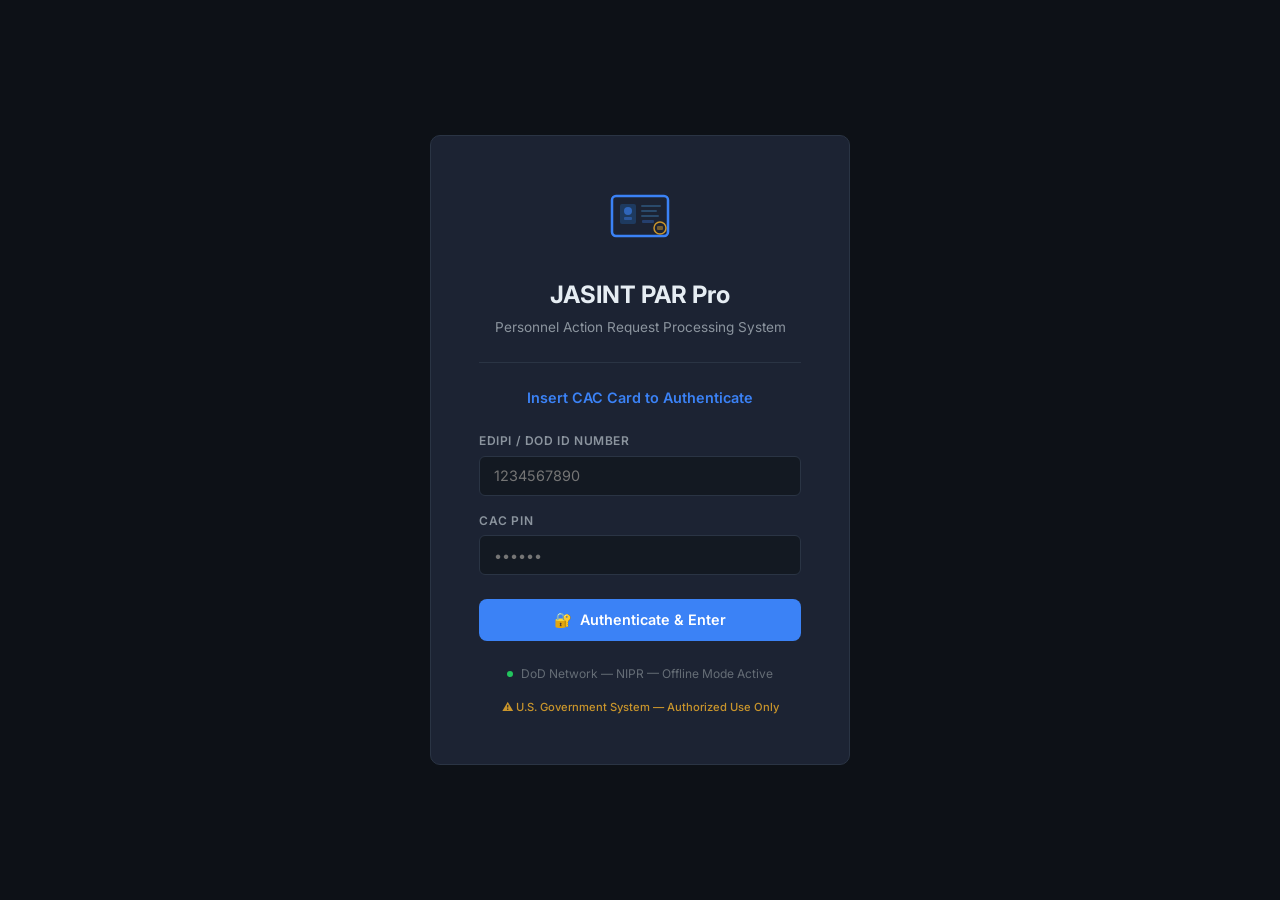
<file: personnel-app/index.html>
<!DOCTYPE html>
<html lang="en">
<head>
    <meta charset="UTF-8">
    <meta name="viewport" content="width=device-width, initial-scale=1.0">
    <title>JASINT PAR Pro — Personnel Action Request Processing System</title>
    <link rel="stylesheet" href="styles.css">
    <link href="https://fonts.googleapis.com/css2?family=Inter:wght@300;400;500;600;700;800&display=swap" rel="stylesheet">
</head>
<body>

    <!-- ═══════════════ CAC LOGIN SCREEN ═══════════════ -->
    <div id="cac-login" class="cac-overlay">
        <div class="cac-card">
            <div class="cac-icon">
                <svg width="64" height="64" viewBox="0 0 64 64" fill="none">
                    <rect x="4" y="12" width="56" height="40" rx="4" stroke="#3b82f6" stroke-width="2.5" fill="none"/>
                    <rect x="12" y="20" width="16" height="20" rx="2" fill="#1e3a5f"/>
                    <circle cx="20" cy="27" r="4" fill="#3b82f6" opacity="0.6"/>
                    <rect x="16" y="33" width="8" height="3" rx="1" fill="#3b82f6" opacity="0.4"/>
                    <line x1="34" y1="22" x2="52" y2="22" stroke="#2a4a6b" stroke-width="2" stroke-linecap="round"/>
                    <line x1="34" y1="27" x2="48" y2="27" stroke="#2a4a6b" stroke-width="2" stroke-linecap="round"/>
                    <line x1="34" y1="32" x2="50" y2="32" stroke="#2a4a6b" stroke-width="2" stroke-linecap="round"/>
                    <rect x="34" y="36" width="12" height="3" rx="1" fill="#3b82f6" opacity="0.3"/>
                    <circle cx="52" cy="44" r="6" fill="none" stroke="#c9952c" stroke-width="1.5"/>
                    <rect x="49" y="42" width="6" height="4" rx="1" fill="#c9952c" opacity="0.5"/>
                </svg>
            </div>
            <h1>JASINT PAR Pro</h1>
            <p class="cac-subtitle">Personnel Action Request Processing System</p>
            <div class="cac-divider"></div>
            <p class="cac-instruction">Insert CAC Card to Authenticate</p>
            <div class="cac-fields">
                <div class="cac-field">
                    <label>EDIPI / DoD ID Number</label>
                    <input type="text" id="cac-edipi" placeholder="1234567890" maxlength="10">
                </div>
                <div class="cac-field">
                    <label>CAC PIN</label>
                    <input type="password" id="cac-pin" placeholder="••••••" maxlength="8">
                </div>
            </div>
            <button id="cac-submit" class="cac-btn" onclick="authenticate()">
                <span class="cac-btn-icon">🔐</span> Authenticate & Enter
            </button>
            <div class="cac-footer">
                <span class="cac-dot"></span>
                DoD Network — NIPR — Offline Mode Active
            </div>
            <p class="cac-warning">⚠ U.S. Government System — Authorized Use Only</p>
        </div>
    </div>

    <!-- ═══════════════ MAIN APPLICATION ═══════════════ -->
    <div id="app" class="app hidden">

        <!-- Top Bar -->
        <header class="topbar">
            <div class="topbar-left">
                <div class="topbar-logo">
                    <div class="logo-mark">PAR</div>
                    <div>
                        <div class="topbar-title">JASINT PAR Pro</div>
                        <div class="topbar-sub">Personnel Action Processing System</div>
                    </div>
                </div>
            </div>
            <div class="topbar-center">
                <div class="ai-status">
                    <span class="ai-dot"></span>
                    Local LLM Active — Offline Mode
                </div>
            </div>
            <div class="topbar-right">
                <div class="user-info">
                    <span class="user-name" id="user-display">HR Specialist</span>
                    <span class="user-role">GS-07 / Processing Team</span>
                </div>
                <button class="topbar-btn" onclick="showSection('settings')" title="Settings">⚙</button>
                <button class="topbar-btn logout-btn" onclick="logout()" title="Logout">⏻</button>
            </div>
        </header>

        <!-- Sidebar -->
        <nav class="sidebar">
            <ul class="nav-list">
                <li class="nav-item active" data-section="dashboard" onclick="showSection('dashboard')">
                    <span class="nav-icon">📊</span>
                    <span class="nav-label">Dashboard</span>
                </li>
                <li class="nav-item" data-section="new-action" onclick="showSection('new-action')">
                    <span class="nav-icon">📝</span>
                    <span class="nav-label">New PA Request</span>
                </li>
                <li class="nav-item" data-section="queue" onclick="showSection('queue')">
                    <span class="nav-icon">📋</span>
                    <span class="nav-label">Processing Queue</span>
                    <span class="nav-badge" id="queue-count">12</span>
                </li>
                <li class="nav-item" data-section="batch" onclick="showSection('batch')">
                    <span class="nav-icon">⚡</span>
                    <span class="nav-label">Batch Processing</span>
                </li>
                <li class="nav-item" data-section="noa-lookup" onclick="showSection('noa-lookup')">
                    <span class="nav-icon">🔍</span>
                    <span class="nav-label">NOA Code Lookup</span>
                </li>
                <li class="nav-item" data-section="wgi-tracker" onclick="showSection('wgi-tracker')">
                    <span class="nav-icon">📅</span>
                    <span class="nav-label">WGI Tracker</span>
                </li>
                <li class="nav-item" data-section="compliance" onclick="showSection('compliance')">
                    <span class="nav-icon">✅</span>
                    <span class="nav-label">Compliance Check</span>
                </li>
                <li class="nav-item" data-section="ai-assist" onclick="showSection('ai-assist')">
                    <span class="nav-icon">🤖</span>
                    <span class="nav-label">AI Assistant</span>
                    <span class="nav-tag">LLM</span>
                </li>
                <li class="nav-item" data-section="reports" onclick="showSection('reports')">
                    <span class="nav-icon">📈</span>
                    <span class="nav-label">Reports</span>
                </li>
            </ul>
            <div class="sidebar-footer">
                <div class="offline-badge">
                    <span class="offline-dot"></span>
                    Air-Gapped Secure
                </div>
                <div class="version">v1.0.0 — JASINT</div>
            </div>
        </nav>

        <!-- ═══════════════ CONTENT AREA ═══════════════ -->
        <main class="content">

            <!-- ── DASHBOARD ── -->
            <section id="sec-dashboard" class="section active">
                <div class="section-header">
                    <div>
                        <h1>Dashboard</h1>
                        <p class="section-desc">Personnel Actions Processing Overview</p>
                    </div>
                    <div class="header-actions">
                        <span class="date-display" id="current-date"></span>
                    </div>
                </div>

                <div class="stats-grid">
                    <div class="stat-card">
                        <div class="stat-icon blue">📥</div>
                        <div class="stat-info">
                            <div class="stat-number" id="stat-pending">12</div>
                            <div class="stat-label">Pending Actions</div>
                        </div>
                    </div>
                    <div class="stat-card">
                        <div class="stat-icon green">✅</div>
                        <div class="stat-info">
                            <div class="stat-number" id="stat-completed">47</div>
                            <div class="stat-label">Completed This Week</div>
                        </div>
                    </div>
                    <div class="stat-card">
                        <div class="stat-icon gold">⏱</div>
                        <div class="stat-info">
                            <div class="stat-number" id="stat-avg-time">2.3<span class="stat-unit">min</span></div>
                            <div class="stat-label">Avg Processing Time</div>
                        </div>
                    </div>
                    <div class="stat-card">
                        <div class="stat-icon red">⚠</div>
                        <div class="stat-info">
                            <div class="stat-number" id="stat-flagged">3</div>
                            <div class="stat-label">Flagged for Review</div>
                        </div>
                    </div>
                    <div class="stat-card">
                        <div class="stat-icon purple">📅</div>
                        <div class="stat-info">
                            <div class="stat-number" id="stat-wgi">8</div>
                            <div class="stat-label">WGI Due (30 days)</div>
                        </div>
                    </div>
                    <div class="stat-card">
                        <div class="stat-icon teal">🤖</div>
                        <div class="stat-info">
                            <div class="stat-number" id="stat-auto">34</div>
                            <div class="stat-label">Auto-Processed (AI)</div>
                        </div>
                    </div>
                </div>

                <!-- Recent Actions Table -->
                <div class="card">
                    <div class="card-header">
                        <h2>Recent Personnel Actions</h2>
                        <div class="card-actions">
                            <select class="filter-select" id="dash-filter" onchange="filterDashboard()">
                                <option value="all">All Actions</option>
                                <option value="pending">Pending</option>
                                <option value="processing">Processing</option>
                                <option value="completed">Completed</option>
                                <option value="flagged">Flagged</option>
                            </select>
                        </div>
                    </div>
                    <div class="table-wrap">
                        <table class="data-table" id="recent-actions-table">
                            <thead>
                                <tr>
                                    <th>PA #</th>
                                    <th>Employee</th>
                                    <th>Action Type</th>
                                    <th>NOA Code</th>
                                    <th>Eff. Date</th>
                                    <th>Status</th>
                                    <th>AI Confidence</th>
                                    <th>Actions</th>
                                </tr>
                            </thead>
                            <tbody id="recent-actions-body">
                                <!-- Populated by JS -->
                            </tbody>
                        </table>
                    </div>
                </div>

                <!-- Upcoming WGIs Widget -->
                <div class="card">
                    <div class="card-header">
                        <h2>Upcoming Within-Grade Increases</h2>
                        <button class="btn-sm" onclick="showSection('wgi-tracker')">View All →</button>
                    </div>
                    <div class="wgi-timeline" id="wgi-timeline">
                        <!-- Populated by JS -->
                    </div>
                </div>
            </section>

            <!-- ── NEW PERSONNEL ACTION ── -->
            <section id="sec-new-action" class="section">
                <div class="section-header">
                    <div>
                        <h1>New Personnel Action Request</h1>
                        <p class="section-desc">SF-52 — Request for Personnel Action</p>
                    </div>
                </div>

                <div class="form-layout">
                    <div class="form-main">
                        <div class="card">
                            <div class="card-header">
                                <h2>Part A — Requesting Office</h2>
                                <button class="btn-ai" onclick="aiAutoFill()">
                                    🤖 AI Auto-Fill
                                </button>
                            </div>

                            <div class="form-grid">
                                <div class="form-group">
                                    <label>1. Action Requested</label>
                                    <select id="action-type" onchange="onActionTypeChange()">
                                        <option value="">— Select Action —</option>
                                        <option value="appointment">Appointment</option>
                                        <option value="promotion">Promotion</option>
                                        <option value="reassignment">Reassignment</option>
                                        <option value="realignment">Realignment</option>
                                        <option value="detail">Detail</option>
                                        <option value="wgi">Within-Grade Increase</option>
                                        <option value="award">Award</option>
                                        <option value="separation">Separation</option>
                                        <option value="retirement">Retirement</option>
                                        <option value="name-change">Name Change</option>
                                        <option value="position-change">Position Change</option>
                                        <option value="pay-adjustment">Pay Adjustment</option>
                                        <option value="transfer">Transfer</option>
                                        <option value="conversion">Conversion</option>
                                        <option value="extension">Extension</option>
                                        <option value="correction">Correction (Cancellation)</option>
                                    </select>
                                </div>
                                <div class="form-group">
                                    <label>2. NOA Code</label>
                                    <div class="input-with-btn">
                                        <input type="text" id="noa-code" placeholder="e.g. 702" readonly>
                                        <button class="btn-inline" onclick="openNoaLookup()" title="Lookup NOA">🔍</button>
                                    </div>
                                    <span class="form-hint" id="noa-desc"></span>
                                </div>
                                <div class="form-group">
                                    <label>3. Effective Date</label>
                                    <input type="date" id="eff-date">
                                </div>
                                <div class="form-group">
                                    <label>4. Employee Name</label>
                                    <input type="text" id="emp-name" placeholder="Last, First MI">
                                </div>
                                <div class="form-group">
                                    <label>5. SSN (Last 4)</label>
                                    <input type="text" id="emp-ssn" placeholder="••••" maxlength="4">
                                </div>
                                <div class="form-group">
                                    <label>6. Date of Birth</label>
                                    <input type="date" id="emp-dob">
                                </div>
                            </div>
                        </div>

                        <div class="card">
                            <div class="card-header">
                                <h2>Part B — Position Information</h2>
                            </div>
                            <div class="form-grid">
                                <div class="form-group">
                                    <label>7. FROM: Position Title</label>
                                    <input type="text" id="from-title" placeholder="Current Position Title">
                                </div>
                                <div class="form-group">
                                    <label>8. FROM: Pay Plan/Series/Grade</label>
                                    <input type="text" id="from-ppsg" placeholder="GS-0201-07">
                                </div>
                                <div class="form-group">
                                    <label>9. FROM: Step</label>
                                    <select id="from-step">
                                        <option value="">—</option>
                                        <option>1</option><option>2</option><option>3</option><option>4</option><option>5</option>
                                        <option>6</option><option>7</option><option>8</option><option>9</option><option>10</option>
                                    </select>
                                </div>
                                <div class="form-group">
                                    <label>10. FROM: Salary</label>
                                    <input type="text" id="from-salary" placeholder="$0.00">
                                </div>
                                <div class="form-group">
                                    <label>11. TO: Position Title</label>
                                    <input type="text" id="to-title" placeholder="New Position Title">
                                </div>
                                <div class="form-group">
                                    <label>12. TO: Pay Plan/Series/Grade</label>
                                    <input type="text" id="to-ppsg" placeholder="GS-0201-09">
                                </div>
                                <div class="form-group">
                                    <label>13. TO: Step</label>
                                    <select id="to-step">
                                        <option value="">—</option>
                                        <option>1</option><option>2</option><option>3</option><option>4</option><option>5</option>
                                        <option>6</option><option>7</option><option>8</option><option>9</option><option>10</option>
                                    </select>
                                </div>
                                <div class="form-group">
                                    <label>14. TO: Salary</label>
                                    <input type="text" id="to-salary" placeholder="$0.00" readonly>
                                </div>
                                <div class="form-group full-width">
                                    <label>15. Organization</label>
                                    <input type="text" id="org-name" placeholder="WHS / PFPA / OSD / etc.">
                                </div>
                                <div class="form-group full-width">
                                    <label>16. Duty Station</label>
                                    <input type="text" id="duty-station" placeholder="Mark Center, Alexandria, VA">
                                </div>
                            </div>
                        </div>

                        <div class="card">
                            <div class="card-header">
                                <h2>Part C — Remarks & Legal Authority</h2>
                            </div>
                            <div class="form-grid">
                                <div class="form-group full-width">
                                    <label>17. Legal Authority</label>
                                    <div class="input-with-btn">
                                        <input type="text" id="legal-auth" placeholder="Auto-populated based on action type" readonly>
                                        <button class="btn-inline" onclick="suggestLegalAuth()">🤖 Suggest</button>
                                    </div>
                                </div>
                                <div class="form-group full-width">
                                    <label>18. Remarks</label>
                                    <textarea id="remarks" rows="4" placeholder="AI will auto-generate remarks based on action type..."></textarea>
                                    <button class="btn-ai btn-sm" onclick="aiGenerateRemarks()" style="margin-top: 0.5rem">🤖 Generate Remarks</button>
                                </div>
                            </div>
                        </div>
                    </div>

                    <!-- Sidebar Panel -->
                    <div class="form-sidebar">
                        <div class="card ai-panel">
                            <h3>🤖 AI Validation</h3>
                            <div id="ai-validation-results">
                                <div class="ai-empty">Fill in the form and the AI will validate in real-time</div>
                            </div>
                        </div>

                        <div class="card">
                            <h3>Quick Actions</h3>
                            <div class="quick-actions">
                                <button class="btn-action" onclick="validateAction()">✅ Validate Action</button>
                                <button class="btn-action" onclick="calculatePay()">💰 Calculate Pay</button>
                                <button class="btn-action" onclick="checkCompliance()">📋 Compliance Check</button>
                                <button class="btn-action" onclick="generateSF50()">📄 Generate SF-50</button>
                                <button class="btn-action gold" onclick="submitAction()">🚀 Submit Action</button>
                            </div>
                        </div>

                        <div class="card">
                            <h3>Checklist</h3>
                            <div class="checklist" id="action-checklist">
                                <div class="check-item pending" data-check="action-type">
                                    <span class="check-icon">○</span> Action type selected
                                </div>
                                <div class="check-item pending" data-check="noa-code">
                                    <span class="check-icon">○</span> NOA code assigned
                                </div>
                                <div class="check-item pending" data-check="employee-info">
                                    <span class="check-icon">○</span> Employee info complete
                                </div>
                                <div class="check-item pending" data-check="position-from">
                                    <span class="check-icon">○</span> FROM position entered
                                </div>
                                <div class="check-item pending" data-check="position-to">
                                    <span class="check-icon">○</span> TO position entered
                                </div>
                                <div class="check-item pending" data-check="legal-auth">
                                    <span class="check-icon">○</span> Legal authority set
                                </div>
                                <div class="check-item pending" data-check="compliance">
                                    <span class="check-icon">○</span> Compliance verified
                                </div>
                            </div>
                        </div>
                    </div>
                </div>
            </section>

            <!-- ── PROCESSING QUEUE ── -->
            <section id="sec-queue" class="section">
                <div class="section-header">
                    <div>
                        <h1>Processing Queue</h1>
                        <p class="section-desc">Actions awaiting processing or approval</p>
                    </div>
                    <div class="header-actions">
                        <button class="btn-primary" onclick="showSection('new-action')">+ New Action</button>
                    </div>
                </div>

                <div class="queue-filters">
                    <button class="filter-btn active" data-filter="all" onclick="filterQueue('all', this)">All (12)</button>
                    <button class="filter-btn" data-filter="pending" onclick="filterQueue('pending', this)">Pending (5)</button>
                    <button class="filter-btn" data-filter="processing" onclick="filterQueue('processing', this)">In Processing (4)</button>
                    <button class="filter-btn" data-filter="review" onclick="filterQueue('review', this)">Needs Review (3)</button>
                </div>

                <div class="card">
                    <div class="table-wrap">
                        <table class="data-table" id="queue-table">
                            <thead>
                                <tr>
                                    <th><input type="checkbox" id="select-all-queue" onchange="toggleAllQueue()"></th>
                                    <th>PA #</th>
                                    <th>Employee</th>
                                    <th>Action</th>
                                    <th>NOA</th>
                                    <th>FROM → TO</th>
                                    <th>Eff. Date</th>
                                    <th>Priority</th>
                                    <th>Status</th>
                                    <th>Actions</th>
                                </tr>
                            </thead>
                            <tbody id="queue-body">
                                <!-- Populated by JS -->
                            </tbody>
                        </table>
                    </div>
                </div>

                <div class="queue-actions-bar" id="bulk-actions" style="display:none;">
                    <span id="selected-count">0 selected</span>
                    <button class="btn-sm" onclick="bulkProcess()">⚡ Batch Process Selected</button>
                    <button class="btn-sm" onclick="bulkApprove()">✅ Approve Selected</button>
                    <button class="btn-sm danger" onclick="bulkReject()">❌ Return Selected</button>
                </div>
            </section>

            <!-- ── BATCH PROCESSING ── -->
            <section id="sec-batch" class="section">
                <div class="section-header">
                    <div>
                        <h1>Batch Processing</h1>
                        <p class="section-desc">Process multiple personnel actions simultaneously with AI assistance</p>
                    </div>
                </div>

                <div class="batch-grid">
                    <div class="card batch-card" onclick="startBatch('wgi')">
                        <div class="batch-icon">📅</div>
                        <h3>WGI Batch</h3>
                        <p>Auto-process all pending Within-Grade Increases due within 30 days</p>
                        <span class="batch-count">8 actions ready</span>
                    </div>
                    <div class="card batch-card" onclick="startBatch('step-increase')">
                        <div class="batch-icon">📈</div>
                        <h3>Step Increases</h3>
                        <p>Calculate and process step increases with pay table validation</p>
                        <span class="batch-count">5 actions ready</span>
                    </div>
                    <div class="card batch-card" onclick="startBatch('mass-transfer')">
                        <div class="batch-icon">🔄</div>
                        <h3>Mass Reassignment</h3>
                        <p>Process org restructure reassignments in bulk</p>
                        <span class="batch-count">0 pending</span>
                    </div>
                    <div class="card batch-card" onclick="startBatch('awards')">
                        <div class="batch-icon">🏆</div>
                        <h3>Awards Processing</h3>
                        <p>Batch time-off awards, performance awards, and special acts</p>
                        <span class="batch-count">3 actions ready</span>
                    </div>
                    <div class="card batch-card" onclick="startBatch('corrections')">
                        <div class="batch-icon">🔧</div>
                        <h3>Corrections</h3>
                        <p>Process SF-50 corrections and cancellations</p>
                        <span class="batch-count">2 actions ready</span>
                    </div>
                    <div class="card batch-card" onclick="startBatch('extensions')">
                        <div class="batch-icon">📎</div>
                        <h3>Detail Extensions</h3>
                        <p>Extend active details and temporary promotions</p>
                        <span class="batch-count">1 action ready</span>
                    </div>
                </div>

                <!-- Batch Progress -->
                <div class="card" id="batch-progress" style="display:none;">
                    <div class="card-header">
                        <h2>Batch Processing Progress</h2>
                        <button class="btn-sm danger" onclick="cancelBatch()">Cancel</button>
                    </div>
                    <div class="batch-status">
                        <div class="progress-bar">
                            <div class="progress-fill" id="batch-fill" style="width: 0%"></div>
                        </div>
                        <div class="progress-text" id="batch-text">Initializing...</div>
                    </div>
                    <div class="batch-log" id="batch-log"></div>
                </div>
            </section>

            <!-- ── NOA CODE LOOKUP ── -->
            <section id="sec-noa-lookup" class="section">
                <div class="section-header">
                    <div>
                        <h1>NOA Code Lookup</h1>
                        <p class="section-desc">Nature of Action codes reference — search by code or description</p>
                    </div>
                </div>

                <div class="card">
                    <div class="search-bar">
                        <input type="text" id="noa-search" placeholder="Search by NOA code, description, or action type..." oninput="searchNOA()">
                        <span class="search-icon">🔍</span>
                    </div>
                    <div class="table-wrap">
                        <table class="data-table" id="noa-table">
                            <thead>
                                <tr>
                                    <th>NOA Code</th>
                                    <th>Description</th>
                                    <th>Category</th>
                                    <th>Legal Authority</th>
                                    <th>Use</th>
                                </tr>
                            </thead>
                            <tbody id="noa-body">
                                <!-- Populated by JS -->
                            </tbody>
                        </table>
                    </div>
                </div>
            </section>

            <!-- ── WGI TRACKER ── -->
            <section id="sec-wgi-tracker" class="section">
                <div class="section-header">
                    <div>
                        <h1>WGI Tracker</h1>
                        <p class="section-desc">Within-Grade Increase eligibility tracking & auto-processing</p>
                    </div>
                    <div class="header-actions">
                        <button class="btn-primary" onclick="startBatch('wgi')">⚡ Auto-Process All Due</button>
                    </div>
                </div>

                <div class="wgi-summary">
                    <div class="wgi-stat overdue">
                        <div class="wgi-stat-num">2</div>
                        <div class="wgi-stat-label">Overdue</div>
                    </div>
                    <div class="wgi-stat due-now">
                        <div class="wgi-stat-num">3</div>
                        <div class="wgi-stat-label">Due This Pay Period</div>
                    </div>
                    <div class="wgi-stat upcoming">
                        <div class="wgi-stat-num">8</div>
                        <div class="wgi-stat-label">Due Within 30 Days</div>
                    </div>
                    <div class="wgi-stat future">
                        <div class="wgi-stat-num">24</div>
                        <div class="wgi-stat-label">Due Within 90 Days</div>
                    </div>
                </div>

                <div class="card">
                    <div class="card-header">
                        <h2>WGI Eligibility List</h2>
                    </div>
                    <div class="table-wrap">
                        <table class="data-table" id="wgi-table">
                            <thead>
                                <tr>
                                    <th><input type="checkbox"></th>
                                    <th>Employee</th>
                                    <th>Current Grade/Step</th>
                                    <th>New Step</th>
                                    <th>WGI Due Date</th>
                                    <th>Wait Period</th>
                                    <th>Eligibility</th>
                                    <th>Status</th>
                                    <th>Action</th>
                                </tr>
                            </thead>
                            <tbody id="wgi-body">
                                <!-- Populated by JS -->
                            </tbody>
                        </table>
                    </div>
                </div>
            </section>

            <!-- ── COMPLIANCE CHECK ── -->
            <section id="sec-compliance" class="section">
                <div class="section-header">
                    <div>
                        <h1>Compliance Engine</h1>
                        <p class="section-desc">Automated regulatory compliance validation for personnel actions</p>
                    </div>
                </div>

                <div class="card">
                    <div class="compliance-input">
                        <h2>Run Compliance Check</h2>
                        <p>Paste or select a personnel action to validate against OPM regulations, 5 CFR, and DoD policy.</p>
                        <div class="form-grid">
                            <div class="form-group">
                                <label>PA Number or Select from Queue</label>
                                <select id="compliance-pa">
                                    <option value="">— Select Action —</option>
                                </select>
                            </div>
                            <div class="form-group">
                                <label>Check Against</label>
                                <div class="check-options">
                                    <label class="checkbox-label"><input type="checkbox" checked> 5 CFR</label>
                                    <label class="checkbox-label"><input type="checkbox" checked> 5 USC</label>
                                    <label class="checkbox-label"><input type="checkbox" checked> OPM Guide to Processing</label>
                                    <label class="checkbox-label"><input type="checkbox" checked> DoD Policy</label>
                                    <label class="checkbox-label"><input type="checkbox" checked> WHS Supplement</label>
                                </div>
                            </div>
                        </div>
                        <button class="btn-primary" onclick="runComplianceCheck()">🤖 Run AI Compliance Check</button>
                    </div>
                </div>

                <div class="card" id="compliance-results" style="display:none;">
                    <div class="card-header">
                        <h2>Compliance Results</h2>
                        <span class="compliance-score" id="compliance-score"></span>
                    </div>
                    <div id="compliance-body"></div>
                </div>
            </section>

            <!-- ── AI ASSISTANT ── -->
            <section id="sec-ai-assist" class="section">
                <div class="section-header">
                    <div>
                        <h1>AI Assistant</h1>
                        <p class="section-desc">Local LLM — Ask anything about personnel action processing</p>
                    </div>
                    <div class="header-actions">
                        <span class="ai-badge">🔒 Runs Locally — No Data Leaves This Machine</span>
                    </div>
                </div>

                <div class="chat-container">
                    <div class="chat-messages" id="chat-messages">
                        <div class="chat-msg ai">
                            <div class="chat-avatar">🤖</div>
                            <div class="chat-bubble">
                                <strong>PAR Pro AI Assistant</strong><br>
                                I'm running locally on this machine — no data leaves your workstation. I can help with:
                                <ul>
                                    <li>NOA code lookups and guidance</li>
                                    <li>SF-52 form completion assistance</li>
                                    <li>Pay calculation (GS pay tables)</li>
                                    <li>Legal authority references</li>
                                    <li>Regulation lookups (5 CFR, 5 USC)</li>
                                    <li>Processing step guidance</li>
                                    <li>WGI eligibility questions</li>
                                </ul>
                                What can I help you with?
                            </div>
                        </div>
                    </div>
                    <div class="chat-input-area">
                        <div class="chat-suggestions">
                            <button class="suggest-btn" onclick="askAI('What NOA code do I use for a career ladder promotion?')">NOA for career ladder promotion?</button>
                            <button class="suggest-btn" onclick="askAI('How do I calculate a two-grade interval promotion pay?')">Two-grade interval pay calc?</button>
                            <button class="suggest-btn" onclick="askAI('What is the waiting period for a WGI from Step 4 to Step 5?')">WGI waiting period Step 4→5?</button>
                            <button class="suggest-btn" onclick="askAI('What legal authority applies to a reassignment?')">Legal auth for reassignment?</button>
                        </div>
                        <div class="chat-input-row">
                            <input type="text" id="chat-input" placeholder="Ask about personnel actions, regulations, pay calculations..." onkeydown="if(event.key==='Enter')sendChat()">
                            <button class="chat-send" onclick="sendChat()">Send</button>
                        </div>
                    </div>
                </div>
            </section>

            <!-- ── REPORTS ── -->
            <section id="sec-reports" class="section">
                <div class="section-header">
                    <div>
                        <h1>Reports & Analytics</h1>
                        <p class="section-desc">Processing metrics and action summaries</p>
                    </div>
                </div>

                <div class="reports-grid">
                    <div class="card report-card">
                        <h3>📊 Weekly Processing Summary</h3>
                        <div class="report-chart" id="chart-weekly">
                            <div class="bar-chart">
                                <div class="bar-group">
                                    <div class="bar" style="height: 60%"><span>Mon</span></div>
                                    <div class="bar" style="height: 85%"><span>Tue</span></div>
                                    <div class="bar" style="height: 45%"><span>Wed</span></div>
                                    <div class="bar active" style="height: 70%"><span>Thu</span></div>
                                    <div class="bar" style="height: 30%"><span>Fri</span></div>
                                </div>
                            </div>
                        </div>
                        <div class="report-meta">
                            <span>47 actions processed</span>
                            <span>↑ 12% from last week</span>
                        </div>
                    </div>
                    <div class="card report-card">
                        <h3>📋 Action Type Breakdown</h3>
                        <div class="report-list">
                            <div class="report-row">
                                <span>WGI / Step Increases</span>
                                <div class="mini-bar"><div class="mini-fill" style="width: 35%"></div></div>
                                <span>35%</span>
                            </div>
                            <div class="report-row">
                                <span>Promotions</span>
                                <div class="mini-bar"><div class="mini-fill gold" style="width: 20%"></div></div>
                                <span>20%</span>
                            </div>
                            <div class="report-row">
                                <span>Reassignments</span>
                                <div class="mini-bar"><div class="mini-fill" style="width: 15%"></div></div>
                                <span>15%</span>
                            </div>
                            <div class="report-row">
                                <span>Awards</span>
                                <div class="mini-bar"><div class="mini-fill green" style="width: 18%"></div></div>
                                <span>18%</span>
                            </div>
                            <div class="report-row">
                                <span>Other</span>
                                <div class="mini-bar"><div class="mini-fill gray" style="width: 12%"></div></div>
                                <span>12%</span>
                            </div>
                        </div>
                    </div>
                    <div class="card report-card">
                        <h3>⏱ Processing Time Trend</h3>
                        <div class="report-highlight">
                            <div class="highlight-number">2.3 min</div>
                            <div class="highlight-label">Average with AI assist</div>
                            <div class="highlight-compare">vs. <strong>18 min</strong> manual average (DCPDS)</div>
                        </div>
                        <div class="time-savings">
                            <div class="savings-badge">⚡ 87% faster than DCPDS</div>
                        </div>
                    </div>
                    <div class="card report-card">
                        <h3>✅ Compliance Rate</h3>
                        <div class="report-highlight">
                            <div class="highlight-number green">99.2%</div>
                            <div class="highlight-label">First-pass compliance rate</div>
                            <div class="highlight-compare">AI catches errors before submission</div>
                        </div>
                    </div>
                </div>
            </section>

            <!-- ── SETTINGS ── -->
            <section id="sec-settings" class="section">
                <div class="section-header">
                    <div>
                        <h1>Settings</h1>
                        <p class="section-desc">Application configuration</p>
                    </div>
                </div>
                <div class="settings-grid">
                    <div class="card">
                        <h3>Local LLM Configuration</h3>
                        <div class="form-group">
                            <label>Model</label>
                            <select>
                                <option selected>Phi-3-mini (3.8B) — Recommended</option>
                                <option>TinyLlama (1.1B) — Faster</option>
                                <option>Mistral-7B-Q4 — Most Accurate</option>
                            </select>
                        </div>
                        <div class="form-group">
                            <label>Inference Mode</label>
                            <select>
                                <option selected>WebGPU (Hardware Accelerated)</option>
                                <option>WASM (CPU Fallback)</option>
                            </select>
                        </div>
                        <div class="setting-info">
                            <span class="offline-dot"></span> All processing runs locally. No network requests are made.
                        </div>
                    </div>
                    <div class="card">
                        <h3>Pay Tables</h3>
                        <div class="setting-info">
                            <p>GS Pay Tables: <strong>2026 — Washington-Baltimore-Arlington Locality</strong></p>
                            <p>Last Updated: January 2026</p>
                            <button class="btn-sm" style="margin-top: 0.5rem">Import Updated Tables</button>
                        </div>
                    </div>
                    <div class="card">
                        <h3>Organization Defaults</h3>
                        <div class="form-group">
                            <label>Agency</label>
                            <input type="text" value="Department of Defense — WHS">
                        </div>
                        <div class="form-group">
                            <label>Default Duty Station</label>
                            <input type="text" value="Mark Center, Alexandria, VA 22350">
                        </div>
                        <div class="form-group">
                            <label>Servicing HR Office</label>
                            <input type="text" value="WHS Human Resources Directorate">
                        </div>
                    </div>
                </div>
            </section>

        </main>
    </div>

    <script src="app.js"></script>
</body>
</html>
</file>
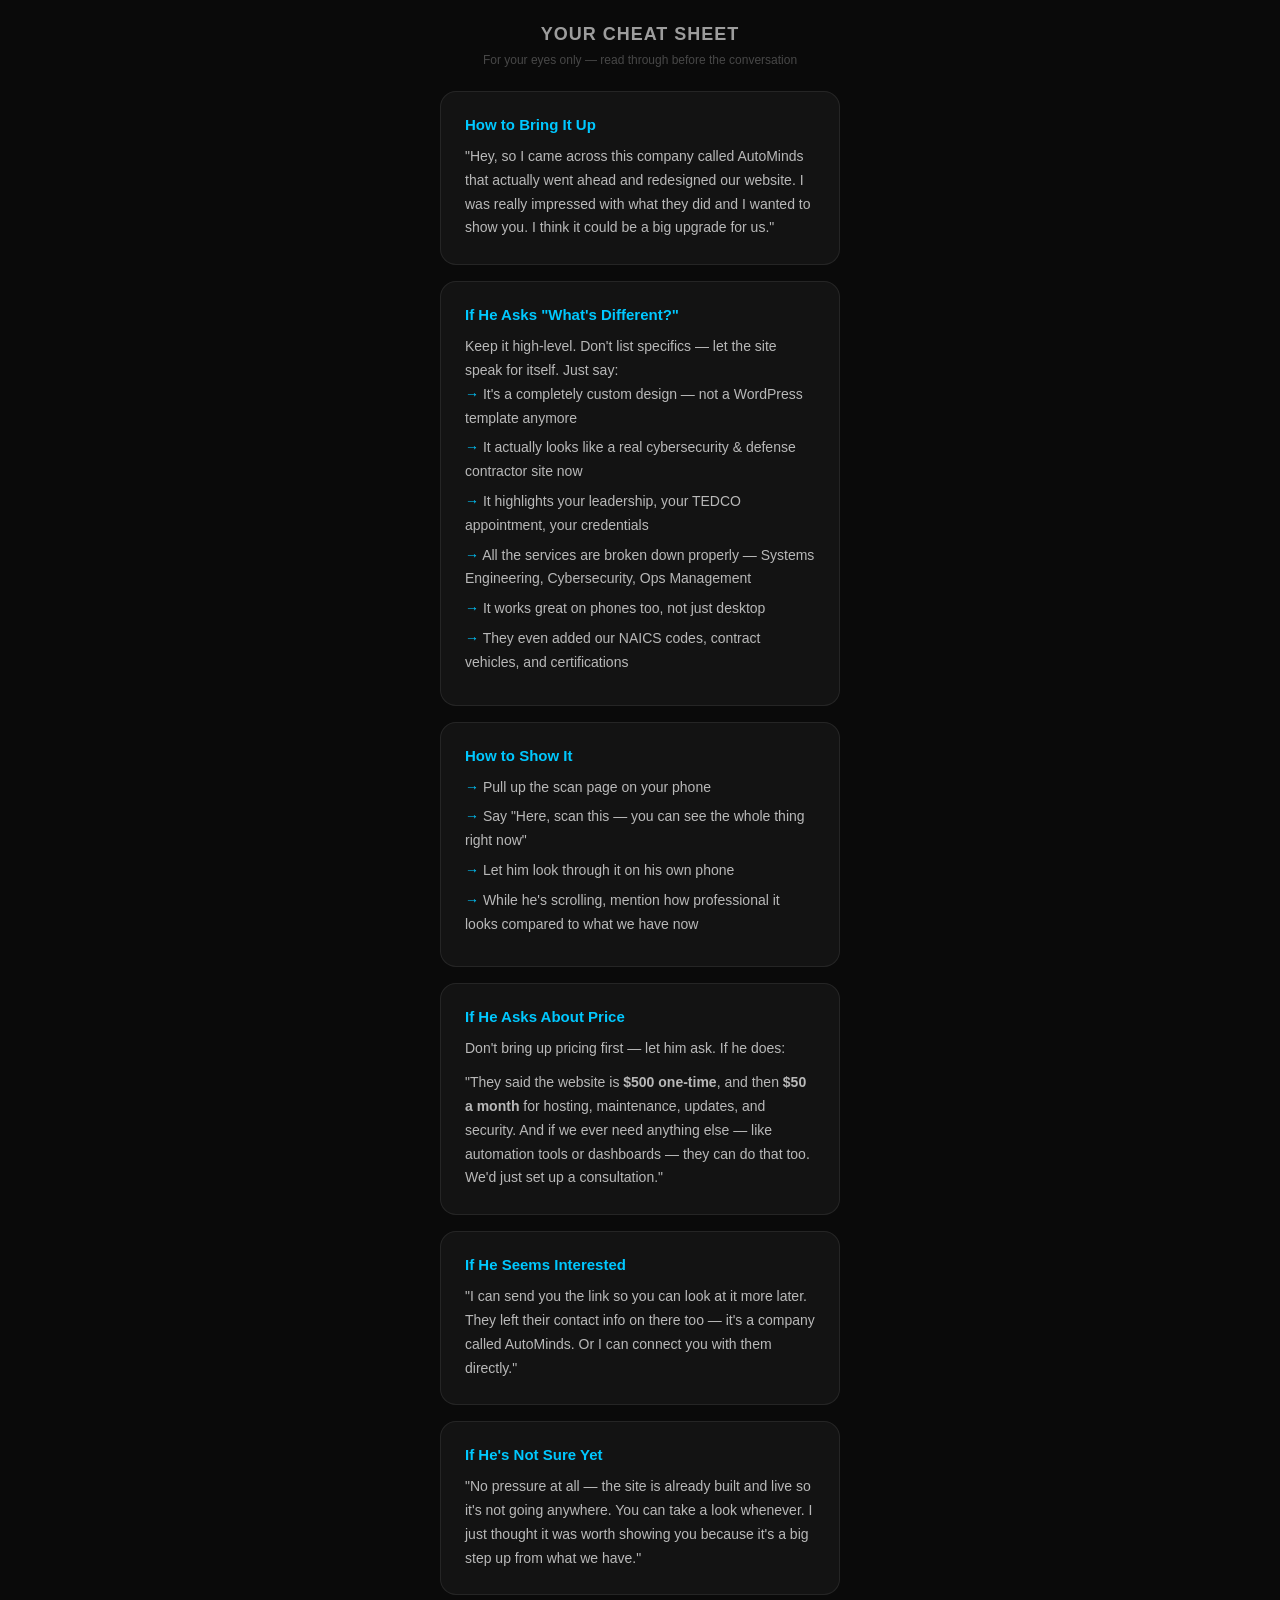
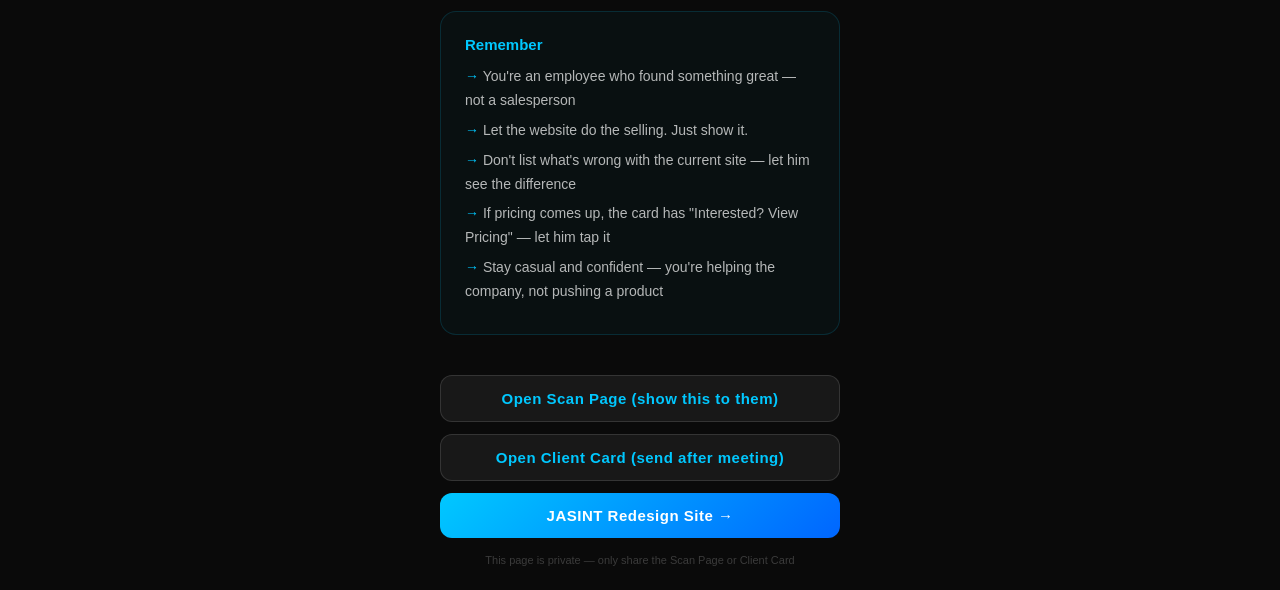
<file: notes.html>
<!DOCTYPE html>
<html lang="en">
<head>
    <meta charset="UTF-8">
    <meta name="viewport" content="width=device-width, initial-scale=1.0">
    <title>Pitch Notes — Private</title>
    <style>
        * { margin: 0; padding: 0; box-sizing: border-box; }
        body {
            font-family: -apple-system, BlinkMacSystemFont, 'SF Pro Display', 'Segoe UI', Roboto, sans-serif;
            background: #0a0a0a;
            color: #fff;
            min-height: 100vh;
            padding: 24px 16px;
        }

        .header {
            text-align: center;
            max-width: 400px;
            margin: 0 auto 24px;
        }
        .header h1 {
            font-size: 18px;
            font-weight: 700;
            color: rgba(255, 255, 255, 0.6);
            letter-spacing: 1px;
            text-transform: uppercase;
            margin-bottom: 8px;
        }
        .header p {
            font-size: 12px;
            color: rgba(255, 255, 255, 0.25);
        }

        .pitch-section {
            max-width: 400px;
            margin: 0 auto 40px;
        }

        .pitch-card {
            background: rgba(255, 255, 255, 0.04);
            border: 1px solid rgba(255, 255, 255, 0.08);
            border-radius: 16px;
            padding: 24px;
            margin-bottom: 16px;
        }
        .pitch-card h3 {
            font-size: 15px;
            font-weight: 700;
            color: #00c8ff;
            margin-bottom: 12px;
        }
        .pitch-card p, .pitch-card li {
            font-size: 14px;
            line-height: 1.7;
            color: rgba(255, 255, 255, 0.7);
        }
        .pitch-card ul {
            list-style: none;
            padding: 0;
        }
        .pitch-card li::before {
            content: '→ ';
            color: #00c8ff;
        }
        .pitch-card li {
            margin-bottom: 6px;
        }

        .price-highlight {
            display: flex;
            align-items: center;
            justify-content: center;
            gap: 24px;
            margin: 24px 0;
        }
        .price-box {
            text-align: center;
            background: rgba(0, 200, 255, 0.05);
            border: 1px solid rgba(0, 200, 255, 0.15);
            border-radius: 12px;
            padding: 16px 20px;
            flex: 1;
        }
        .price-box .amount {
            font-size: 28px;
            font-weight: 800;
            color: #00c8ff;
        }
        .price-box .label {
            font-size: 11px;
            color: rgba(255, 255, 255, 0.4);
            text-transform: uppercase;
            letter-spacing: 1px;
            margin-top: 4px;
        }

        .links {
            max-width: 400px;
            margin: 0 auto;
            display: flex;
            flex-direction: column;
            gap: 12px;
        }
        .link-btn {
            display: block;
            width: 100%;
            padding: 14px;
            border-radius: 12px;
            font-size: 15px;
            font-weight: 700;
            text-align: center;
            text-decoration: none;
            letter-spacing: 0.5px;
            cursor: pointer;
        }
        .link-primary {
            background: linear-gradient(135deg, #00c8ff, #0066ff);
            color: #fff;
        }
        .link-secondary {
            background: rgba(255, 255, 255, 0.06);
            border: 1px solid rgba(255, 255, 255, 0.12);
            color: #00c8ff;
        }
        .hint {
            text-align: center;
            font-size: 11px;
            color: rgba(255, 255, 255, 0.2);
            margin-top: 16px;
        }
    </style>
</head>
<body>

    <div class="header">
        <h1>Your Cheat Sheet</h1>
        <p>For your eyes only — read through before the conversation</p>
    </div>

    <div class="pitch-section">
        <div class="pitch-card">
            <h3>How to Bring It Up</h3>
            <p>"Hey, so I came across this company called AutoMinds that actually went ahead and redesigned our website. I was really impressed with what they did and I wanted to show you. I think it could be a big upgrade for us."</p>
        </div>

        <div class="pitch-card">
            <h3>If He Asks "What's Different?"</h3>
            <p>Keep it high-level. Don't list specifics — let the site speak for itself. Just say:</p>
            <ul>
                <li>It's a completely custom design — not a WordPress template anymore</li>
                <li>It actually looks like a real cybersecurity &amp; defense contractor site now</li>
                <li>It highlights your leadership, your TEDCO appointment, your credentials</li>
                <li>All the services are broken down properly — Systems Engineering, Cybersecurity, Ops Management</li>
                <li>It works great on phones too, not just desktop</li>
                <li>They even added our NAICS codes, contract vehicles, and certifications</li>
            </ul>
        </div>

        <div class="pitch-card">
            <h3>How to Show It</h3>
            <ul>
                <li>Pull up the scan page on your phone</li>
                <li>Say "Here, scan this — you can see the whole thing right now"</li>
                <li>Let him look through it on his own phone</li>
                <li>While he's scrolling, mention how professional it looks compared to what we have now</li>
            </ul>
        </div>

        <div class="pitch-card">
            <h3>If He Asks About Price</h3>
            <p>Don't bring up pricing first — let him ask. If he does:</p>
            <p style="margin-top: 10px;">"They said the website is <strong>$500 one-time</strong>, and then <strong>$50 a month</strong> for hosting, maintenance, updates, and security. And if we ever need anything else — like automation tools or dashboards — they can do that too. We'd just set up a consultation."</p>
        </div>

        <div class="pitch-card">
            <h3>If He Seems Interested</h3>
            <p>"I can send you the link so you can look at it more later. They left their contact info on there too — it's a company called AutoMinds. Or I can connect you with them directly."</p>
        </div>

        <div class="pitch-card">
            <h3>If He's Not Sure Yet</h3>
            <p>"No pressure at all — the site is already built and live so it's not going anywhere. You can take a look whenever. I just thought it was worth showing you because it's a big step up from what we have."</p>
        </div>

        <div class="pitch-card" style="border-color: rgba(0, 200, 255, 0.15); background: rgba(0, 200, 255, 0.03);">
            <h3>Remember</h3>
            <ul>
                <li>You're an employee who found something great — not a salesperson</li>
                <li>Let the website do the selling. Just show it.</li>
                <li>Don't list what's wrong with the current site — let him see the difference</li>
                <li>If pricing comes up, the card has "Interested? View Pricing" — let him tap it</li>
                <li>Stay casual and confident — you're helping the company, not pushing a product</li>
            </ul>
        </div>
    </div>

    <div class="links">
        <a href="https://jasint-website.vercel.app/scan.html" class="link-btn link-secondary">
            Open Scan Page (show this to them)
        </a>
        <a href="https://jasint-website.vercel.app/card.html" class="link-btn link-secondary">
            Open Client Card (send after meeting)
        </a>
        <a href="https://jasint-website.vercel.app" class="link-btn link-primary">
            JASINT Redesign Site →
        </a>
    </div>
    <div class="hint">This page is private — only share the Scan Page or Client Card</div>

</body>
</html>
</file>
<file: personnel-app/styles.css>
/* ═══════════════════════════════════════════════
   JASINT PAR Pro — Personnel Action Processing
   Government Professional Design System
   ═══════════════════════════════════════════════ */

:root {
    --bg-primary: #0d1117;
    --bg-secondary: #161b22;
    --bg-card: #1c2333;
    --bg-card-hover: #222b3a;
    --bg-input: #131922;
    --border: #2a3444;
    --border-light: #333e50;
    --text-primary: #e6edf3;
    --text-secondary: #8b949e;
    --text-muted: #656d76;
    --accent: #3b82f6;
    --accent-hover: #2563eb;
    --accent-glow: rgba(59, 130, 246, 0.12);
    --gold: #c9952c;
    --gold-glow: rgba(201, 149, 44, 0.12);
    --green: #22c55e;
    --green-glow: rgba(34, 197, 94, 0.12);
    --red: #ef4444;
    --red-glow: rgba(239, 68, 68, 0.12);
    --purple: #a78bfa;
    --teal: #14b8a6;
    --sidebar-width: 240px;
    --topbar-height: 56px;
    --radius: 8px;
    --radius-sm: 6px;
    --radius-lg: 10px;
    --transition: 0.2s ease;
    --font: 'Inter', -apple-system, BlinkMacSystemFont, sans-serif;
}

* { margin: 0; padding: 0; box-sizing: border-box; }

body {
    font-family: var(--font);
    background: var(--bg-primary);
    color: var(--text-primary);
    font-size: 14px;
    line-height: 1.5;
    overflow-x: hidden;
}

.hidden { display: none !important; }

/* ═══════════════ CAC LOGIN ═══════════════ */
.cac-overlay {
    position: fixed;
    inset: 0;
    background: var(--bg-primary);
    display: flex;
    align-items: center;
    justify-content: center;
    z-index: 9999;
}

.cac-card {
    background: var(--bg-card);
    border: 1px solid var(--border);
    border-radius: var(--radius-lg);
    padding: 3rem;
    width: 420px;
    max-width: 90vw;
    text-align: center;
}

.cac-icon { margin-bottom: 1.5rem; }

.cac-card h1 {
    font-size: 1.5rem;
    font-weight: 700;
    color: var(--text-primary);
    margin-bottom: 0.25rem;
}

.cac-subtitle {
    color: var(--text-secondary);
    font-size: 0.85rem;
    margin-bottom: 1.5rem;
}

.cac-divider {
    height: 1px;
    background: var(--border);
    margin-bottom: 1.5rem;
}

.cac-instruction {
    color: var(--accent);
    font-weight: 600;
    font-size: 0.9rem;
    margin-bottom: 1.5rem;
}

.cac-fields {
    display: flex;
    flex-direction: column;
    gap: 1rem;
    margin-bottom: 1.5rem;
}

.cac-field { text-align: left; }

.cac-field label {
    display: block;
    font-size: 0.75rem;
    font-weight: 600;
    color: var(--text-secondary);
    text-transform: uppercase;
    letter-spacing: 0.05em;
    margin-bottom: 0.35rem;
}

.cac-field input {
    width: 100%;
    padding: 0.65rem 0.85rem;
    background: var(--bg-input);
    border: 1px solid var(--border);
    border-radius: var(--radius-sm);
    color: var(--text-primary);
    font-family: var(--font);
    font-size: 0.9rem;
    transition: var(--transition);
}

.cac-field input:focus {
    outline: none;
    border-color: var(--accent);
    box-shadow: 0 0 0 3px var(--accent-glow);
}

.cac-btn {
    width: 100%;
    padding: 0.75rem;
    background: var(--accent);
    color: white;
    border: none;
    border-radius: var(--radius);
    font-family: var(--font);
    font-size: 0.9rem;
    font-weight: 600;
    cursor: pointer;
    transition: var(--transition);
    display: flex;
    align-items: center;
    justify-content: center;
    gap: 0.5rem;
}

.cac-btn:hover { background: var(--accent-hover); }

.cac-footer {
    display: flex;
    align-items: center;
    justify-content: center;
    gap: 0.5rem;
    margin-top: 1.5rem;
    font-size: 0.75rem;
    color: var(--text-muted);
}

.cac-dot {
    width: 6px;
    height: 6px;
    background: var(--green);
    border-radius: 50%;
}

.cac-warning {
    margin-top: 1rem;
    font-size: 0.7rem;
    color: var(--gold);
    font-weight: 500;
}

/* ═══════════════ TOP BAR ═══════════════ */
.topbar {
    position: fixed;
    top: 0;
    left: 0;
    right: 0;
    height: var(--topbar-height);
    background: var(--bg-secondary);
    border-bottom: 1px solid var(--border);
    display: flex;
    align-items: center;
    justify-content: space-between;
    padding: 0 1.25rem;
    z-index: 100;
}

.topbar-left { display: flex; align-items: center; gap: 1rem; }

.topbar-logo { display: flex; align-items: center; gap: 0.75rem; }

.logo-mark {
    background: var(--accent);
    color: white;
    font-weight: 800;
    font-size: 0.75rem;
    padding: 0.3rem 0.5rem;
    border-radius: 4px;
    letter-spacing: 0.05em;
}

.topbar-title { font-weight: 700; font-size: 0.95rem; }
.topbar-sub { font-size: 0.7rem; color: var(--text-muted); }

.topbar-center {
    position: absolute;
    left: 50%;
    transform: translateX(-50%);
}

.ai-status {
    display: flex;
    align-items: center;
    gap: 0.5rem;
    font-size: 0.75rem;
    color: var(--green);
    font-weight: 500;
    background: var(--green-glow);
    padding: 0.3rem 0.85rem;
    border-radius: 100px;
    border: 1px solid rgba(34, 197, 94, 0.2);
}

.ai-dot {
    width: 6px;
    height: 6px;
    background: var(--green);
    border-radius: 50%;
    animation: blink 2s infinite;
}

@keyframes blink {
    0%, 100% { opacity: 1; }
    50% { opacity: 0.3; }
}

.topbar-right { display: flex; align-items: center; gap: 1rem; }

.user-info { text-align: right; }
.user-name { display: block; font-weight: 600; font-size: 0.85rem; }
.user-role { display: block; font-size: 0.7rem; color: var(--text-muted); }

.topbar-btn {
    background: var(--bg-card);
    border: 1px solid var(--border);
    color: var(--text-secondary);
    width: 34px;
    height: 34px;
    border-radius: var(--radius-sm);
    cursor: pointer;
    display: flex;
    align-items: center;
    justify-content: center;
    font-size: 1rem;
    transition: var(--transition);
}

.topbar-btn:hover {
    background: var(--bg-card-hover);
    color: var(--text-primary);
}

.logout-btn:hover { color: var(--red); border-color: var(--red); }

/* ═══════════════ SIDEBAR ═══════════════ */
.sidebar {
    position: fixed;
    left: 0;
    top: var(--topbar-height);
    bottom: 0;
    width: var(--sidebar-width);
    background: var(--bg-secondary);
    border-right: 1px solid var(--border);
    display: flex;
    flex-direction: column;
    z-index: 50;
}

.nav-list {
    list-style: none;
    padding: 0.5rem;
    flex: 1;
    overflow-y: auto;
}

.nav-item {
    display: flex;
    align-items: center;
    gap: 0.65rem;
    padding: 0.6rem 0.85rem;
    border-radius: var(--radius-sm);
    color: var(--text-secondary);
    cursor: pointer;
    transition: var(--transition);
    font-size: 0.85rem;
    position: relative;
    margin-bottom: 2px;
}

.nav-item:hover {
    background: var(--bg-card);
    color: var(--text-primary);
}

.nav-item.active {
    background: var(--accent-glow);
    color: var(--accent);
    font-weight: 600;
}

.nav-item.active::before {
    content: '';
    position: absolute;
    left: 0;
    top: 50%;
    transform: translateY(-50%);
    width: 3px;
    height: 60%;
    background: var(--accent);
    border-radius: 0 2px 2px 0;
}

.nav-icon { font-size: 1.1rem; width: 24px; text-align: center; flex-shrink: 0; }
.nav-label { flex: 1; white-space: nowrap; }

.nav-badge {
    background: var(--red);
    color: white;
    font-size: 0.65rem;
    font-weight: 700;
    padding: 0.1rem 0.45rem;
    border-radius: 100px;
    min-width: 18px;
    text-align: center;
}

.nav-tag {
    background: var(--accent-glow);
    color: var(--accent);
    font-size: 0.6rem;
    font-weight: 700;
    padding: 0.1rem 0.4rem;
    border-radius: 4px;
    letter-spacing: 0.05em;
}

.sidebar-footer {
    padding: 1rem;
    border-top: 1px solid var(--border);
}

.offline-badge {
    display: flex;
    align-items: center;
    gap: 0.5rem;
    font-size: 0.72rem;
    color: var(--green);
    font-weight: 500;
}

.offline-dot {
    width: 6px;
    height: 6px;
    background: var(--green);
    border-radius: 50%;
}

.version {
    font-size: 0.65rem;
    color: var(--text-muted);
    margin-top: 0.35rem;
}

/* ═══════════════ CONTENT AREA ═══════════════ */
.content {
    margin-left: var(--sidebar-width);
    margin-top: var(--topbar-height);
    padding: 1.5rem;
    min-height: calc(100vh - var(--topbar-height));
}

.section { display: none; }
.section.active { display: block; }

.section-header {
    display: flex;
    justify-content: space-between;
    align-items: flex-start;
    margin-bottom: 1.5rem;
}

.section-header h1 {
    font-size: 1.4rem;
    font-weight: 700;
}

.section-desc {
    color: var(--text-secondary);
    font-size: 0.85rem;
    margin-top: 0.15rem;
}

.date-display {
    font-size: 0.8rem;
    color: var(--text-muted);
    background: var(--bg-card);
    padding: 0.35rem 0.75rem;
    border-radius: var(--radius-sm);
    border: 1px solid var(--border);
}

/* ═══════════════ STATS GRID ═══════════════ */
.stats-grid {
    display: grid;
    grid-template-columns: repeat(auto-fit, minmax(180px, 1fr));
    gap: 1rem;
    margin-bottom: 1.5rem;
}

.stat-card {
    background: var(--bg-card);
    border: 1px solid var(--border);
    border-radius: var(--radius);
    padding: 1.15rem;
    display: flex;
    align-items: center;
    gap: 1rem;
    transition: var(--transition);
}

.stat-card:hover {
    border-color: var(--border-light);
    background: var(--bg-card-hover);
}

.stat-icon {
    width: 44px;
    height: 44px;
    border-radius: var(--radius);
    display: flex;
    align-items: center;
    justify-content: center;
    font-size: 1.3rem;
    flex-shrink: 0;
}

.stat-icon.blue { background: var(--accent-glow); }
.stat-icon.green { background: var(--green-glow); }
.stat-icon.gold { background: var(--gold-glow); }
.stat-icon.red { background: var(--red-glow); }
.stat-icon.purple { background: rgba(167, 139, 250, 0.12); }
.stat-icon.teal { background: rgba(20, 184, 166, 0.12); }

.stat-number {
    font-size: 1.5rem;
    font-weight: 800;
    color: var(--text-primary);
    line-height: 1.1;
}

.stat-unit { font-size: 0.8rem; font-weight: 500; color: var(--text-secondary); }

.stat-label {
    font-size: 0.75rem;
    color: var(--text-secondary);
}

/* ═══════════════ CARDS ═══════════════ */
.card {
    background: var(--bg-card);
    border: 1px solid var(--border);
    border-radius: var(--radius);
    padding: 1.25rem;
    margin-bottom: 1rem;
}

.card-header {
    display: flex;
    justify-content: space-between;
    align-items: center;
    margin-bottom: 1rem;
    padding-bottom: 0.75rem;
    border-bottom: 1px solid var(--border);
}

.card-header h2 {
    font-size: 1rem;
    font-weight: 600;
}

/* ═══════════════ TABLES ═══════════════ */
.table-wrap { overflow-x: auto; }

.data-table {
    width: 100%;
    border-collapse: collapse;
    font-size: 0.82rem;
}

.data-table th {
    text-align: left;
    padding: 0.65rem 0.75rem;
    background: var(--bg-secondary);
    border-bottom: 1px solid var(--border);
    font-weight: 600;
    font-size: 0.72rem;
    text-transform: uppercase;
    letter-spacing: 0.04em;
    color: var(--text-secondary);
    white-space: nowrap;
}

.data-table td {
    padding: 0.6rem 0.75rem;
    border-bottom: 1px solid rgba(42, 52, 68, 0.5);
    vertical-align: middle;
}

.data-table tbody tr { transition: var(--transition); }

.data-table tbody tr:hover { background: var(--bg-card-hover); }

/* Status badges */
.status {
    display: inline-flex;
    align-items: center;
    gap: 0.35rem;
    font-size: 0.72rem;
    font-weight: 600;
    padding: 0.2rem 0.6rem;
    border-radius: var(--radius-sm);
    white-space: nowrap;
}

.status.pending { background: var(--gold-glow); color: var(--gold); }
.status.processing { background: var(--accent-glow); color: var(--accent); }
.status.completed { background: var(--green-glow); color: var(--green); }
.status.flagged { background: var(--red-glow); color: var(--red); }
.status.review { background: rgba(167, 139, 250, 0.12); color: var(--purple); }

.priority {
    font-size: 0.72rem;
    font-weight: 600;
    padding: 0.15rem 0.5rem;
    border-radius: var(--radius-sm);
}

.priority.high { background: var(--red-glow); color: var(--red); }
.priority.medium { background: var(--gold-glow); color: var(--gold); }
.priority.normal { background: rgba(42, 52, 68, 0.5); color: var(--text-secondary); }

.confidence {
    font-size: 0.72rem;
    font-weight: 600;
}

.confidence.high { color: var(--green); }
.confidence.medium { color: var(--gold); }
.confidence.low { color: var(--red); }

/* ═══════════════ BUTTONS ═══════════════ */
.btn-primary {
    background: var(--accent);
    color: white;
    border: none;
    padding: 0.55rem 1.15rem;
    border-radius: var(--radius-sm);
    font-family: var(--font);
    font-size: 0.82rem;
    font-weight: 600;
    cursor: pointer;
    transition: var(--transition);
}

.btn-primary:hover { background: var(--accent-hover); }

.btn-sm {
    background: var(--bg-card);
    color: var(--text-secondary);
    border: 1px solid var(--border);
    padding: 0.3rem 0.75rem;
    border-radius: var(--radius-sm);
    font-family: var(--font);
    font-size: 0.75rem;
    font-weight: 500;
    cursor: pointer;
    transition: var(--transition);
}

.btn-sm:hover { background: var(--bg-card-hover); color: var(--text-primary); }
.btn-sm.danger:hover { border-color: var(--red); color: var(--red); }

.btn-ai {
    background: var(--accent-glow);
    color: var(--accent);
    border: 1px solid rgba(59, 130, 246, 0.2);
    padding: 0.35rem 0.85rem;
    border-radius: var(--radius-sm);
    font-family: var(--font);
    font-size: 0.78rem;
    font-weight: 600;
    cursor: pointer;
    transition: var(--transition);
}

.btn-ai:hover { background: rgba(59, 130, 246, 0.2); }

.btn-inline {
    background: var(--bg-secondary);
    border: 1px solid var(--border);
    color: var(--text-secondary);
    padding: 0 0.6rem;
    border-radius: 0 var(--radius-sm) var(--radius-sm) 0;
    cursor: pointer;
    font-size: 1rem;
    transition: var(--transition);
}

.btn-inline:hover { background: var(--accent-glow); color: var(--accent); }

.btn-action {
    width: 100%;
    padding: 0.55rem 0.85rem;
    background: var(--bg-secondary);
    border: 1px solid var(--border);
    border-radius: var(--radius-sm);
    color: var(--text-secondary);
    font-family: var(--font);
    font-size: 0.8rem;
    cursor: pointer;
    transition: var(--transition);
    text-align: left;
}

.btn-action:hover { background: var(--bg-card-hover); color: var(--text-primary); border-color: var(--border-light); }
.btn-action.gold { color: var(--gold); border-color: rgba(201, 149, 44, 0.3); }
.btn-action.gold:hover { background: var(--gold-glow); }

.table-btn {
    background: none;
    border: 1px solid var(--border);
    color: var(--text-secondary);
    padding: 0.2rem 0.55rem;
    border-radius: 4px;
    cursor: pointer;
    font-size: 0.72rem;
    font-family: var(--font);
    transition: var(--transition);
    white-space: nowrap;
}

.table-btn:hover { background: var(--accent-glow); color: var(--accent); border-color: var(--accent); }

/* ═══════════════ FORMS ═══════════════ */
.form-layout {
    display: grid;
    grid-template-columns: 1fr 320px;
    gap: 1.25rem;
    align-items: start;
}

.form-grid {
    display: grid;
    grid-template-columns: 1fr 1fr;
    gap: 1rem;
}

.form-group.full-width { grid-column: 1 / -1; }

.form-group label {
    display: block;
    font-size: 0.72rem;
    font-weight: 600;
    color: var(--text-secondary);
    text-transform: uppercase;
    letter-spacing: 0.04em;
    margin-bottom: 0.35rem;
}

.form-group input,
.form-group select,
.form-group textarea {
    width: 100%;
    padding: 0.55rem 0.75rem;
    background: var(--bg-input);
    border: 1px solid var(--border);
    border-radius: var(--radius-sm);
    color: var(--text-primary);
    font-family: var(--font);
    font-size: 0.85rem;
    transition: var(--transition);
}

.form-group input:focus,
.form-group select:focus,
.form-group textarea:focus {
    outline: none;
    border-color: var(--accent);
    box-shadow: 0 0 0 3px var(--accent-glow);
}

.form-group textarea { resize: vertical; }

.form-hint {
    font-size: 0.72rem;
    color: var(--accent);
    margin-top: 0.25rem;
    display: block;
}

.input-with-btn {
    display: flex;
}

.input-with-btn input {
    border-radius: var(--radius-sm) 0 0 var(--radius-sm);
    flex: 1;
}

.filter-select {
    padding: 0.3rem 0.6rem;
    background: var(--bg-input);
    border: 1px solid var(--border);
    border-radius: var(--radius-sm);
    color: var(--text-primary);
    font-family: var(--font);
    font-size: 0.78rem;
}

/* ═══════════════ AI PANEL ═══════════════ */
.ai-panel {
    border-color: rgba(59, 130, 246, 0.15);
    background: linear-gradient(135deg, var(--bg-card), rgba(59, 130, 246, 0.03));
}

.ai-panel h3 { color: var(--accent); font-size: 0.9rem; margin-bottom: 0.75rem; }

.ai-empty {
    color: var(--text-muted);
    font-size: 0.8rem;
    text-align: center;
    padding: 1.5rem 0;
}

.ai-result {
    padding: 0.65rem;
    border-radius: var(--radius-sm);
    margin-bottom: 0.5rem;
    font-size: 0.8rem;
}

.ai-result.pass { background: var(--green-glow); border-left: 3px solid var(--green); }
.ai-result.warn { background: var(--gold-glow); border-left: 3px solid var(--gold); }
.ai-result.fail { background: var(--red-glow); border-left: 3px solid var(--red); }
.ai-result.info { background: var(--accent-glow); border-left: 3px solid var(--accent); }

/* ═══════════════ CHECKLIST ═══════════════ */
.checklist { display: flex; flex-direction: column; gap: 0.35rem; }

.check-item {
    display: flex;
    align-items: center;
    gap: 0.5rem;
    font-size: 0.8rem;
    color: var(--text-secondary);
    padding: 0.3rem 0;
}

.check-item.done { color: var(--green); }
.check-item.done .check-icon { color: var(--green); }

.quick-actions {
    display: flex;
    flex-direction: column;
    gap: 0.4rem;
}

/* ═══════════════ QUEUE ═══════════════ */
.queue-filters {
    display: flex;
    gap: 0.5rem;
    margin-bottom: 1rem;
}

.filter-btn {
    padding: 0.4rem 0.9rem;
    background: var(--bg-card);
    border: 1px solid var(--border);
    border-radius: var(--radius-sm);
    color: var(--text-secondary);
    font-family: var(--font);
    font-size: 0.78rem;
    cursor: pointer;
    transition: var(--transition);
}

.filter-btn:hover { background: var(--bg-card-hover); }
.filter-btn.active { background: var(--accent-glow); color: var(--accent); border-color: rgba(59, 130, 246, 0.3); }

.queue-actions-bar {
    position: fixed;
    bottom: 1.5rem;
    left: calc(var(--sidebar-width) + 1.5rem);
    right: 1.5rem;
    background: var(--bg-card);
    border: 1px solid var(--accent);
    border-radius: var(--radius);
    padding: 0.75rem 1.25rem;
    display: flex;
    align-items: center;
    gap: 1rem;
    box-shadow: 0 8px 30px rgba(0,0,0,0.4);
    z-index: 80;
}

#selected-count {
    font-weight: 600;
    font-size: 0.85rem;
    color: var(--accent);
}

/* ═══════════════ BATCH ═══════════════ */
.batch-grid {
    display: grid;
    grid-template-columns: repeat(auto-fit, minmax(260px, 1fr));
    gap: 1rem;
    margin-bottom: 1.5rem;
}

.batch-card {
    cursor: pointer;
    transition: var(--transition);
    text-align: center;
    padding: 1.5rem;
}

.batch-card:hover {
    border-color: var(--accent);
    background: var(--bg-card-hover);
    transform: translateY(-1px);
}

.batch-icon { font-size: 2rem; margin-bottom: 0.75rem; }
.batch-card h3 { font-size: 1rem; margin-bottom: 0.35rem; }
.batch-card p { font-size: 0.8rem; color: var(--text-secondary); margin-bottom: 0.75rem; }

.batch-count {
    font-size: 0.72rem;
    font-weight: 600;
    color: var(--accent);
    background: var(--accent-glow);
    padding: 0.2rem 0.65rem;
    border-radius: 100px;
}

.progress-bar {
    height: 8px;
    background: var(--bg-secondary);
    border-radius: 100px;
    overflow: hidden;
    margin-bottom: 0.5rem;
}

.progress-fill {
    height: 100%;
    background: var(--accent);
    border-radius: 100px;
    transition: width 0.3s ease;
}

.progress-text {
    font-size: 0.8rem;
    color: var(--text-secondary);
    margin-bottom: 0.75rem;
}

.batch-log {
    background: var(--bg-input);
    border: 1px solid var(--border);
    border-radius: var(--radius-sm);
    padding: 0.75rem;
    max-height: 250px;
    overflow-y: auto;
    font-family: 'Consolas', 'Courier New', monospace;
    font-size: 0.75rem;
    color: var(--text-secondary);
    line-height: 1.8;
}

.batch-log .log-success { color: var(--green); }
.batch-log .log-info { color: var(--accent); }
.batch-log .log-warn { color: var(--gold); }
.batch-log .log-error { color: var(--red); }

/* ═══════════════ NOA SEARCH ═══════════════ */
.search-bar {
    position: relative;
    margin-bottom: 1rem;
}

.search-bar input {
    width: 100%;
    padding: 0.7rem 1rem 0.7rem 2.5rem;
    background: var(--bg-input);
    border: 1px solid var(--border);
    border-radius: var(--radius);
    color: var(--text-primary);
    font-family: var(--font);
    font-size: 0.9rem;
}

.search-bar input:focus {
    outline: none;
    border-color: var(--accent);
    box-shadow: 0 0 0 3px var(--accent-glow);
}

.search-icon {
    position: absolute;
    left: 0.85rem;
    top: 50%;
    transform: translateY(-50%);
    font-size: 1rem;
}

/* ═══════════════ WGI TRACKER ═══════════════ */
.wgi-summary {
    display: grid;
    grid-template-columns: repeat(4, 1fr);
    gap: 1rem;
    margin-bottom: 1.5rem;
}

.wgi-stat {
    background: var(--bg-card);
    border: 1px solid var(--border);
    border-radius: var(--radius);
    padding: 1.25rem;
    text-align: center;
}

.wgi-stat-num { font-size: 2rem; font-weight: 800; line-height: 1; }
.wgi-stat-label { font-size: 0.75rem; color: var(--text-secondary); margin-top: 0.25rem; }

.wgi-stat.overdue { border-color: rgba(239, 68, 68, 0.3); }
.wgi-stat.overdue .wgi-stat-num { color: var(--red); }

.wgi-stat.due-now { border-color: rgba(201, 149, 44, 0.3); }
.wgi-stat.due-now .wgi-stat-num { color: var(--gold); }

.wgi-stat.upcoming { border-color: rgba(59, 130, 246, 0.3); }
.wgi-stat.upcoming .wgi-stat-num { color: var(--accent); }

.wgi-stat.future .wgi-stat-num { color: var(--text-secondary); }

.wgi-timeline {
    display: flex;
    flex-direction: column;
    gap: 0.5rem;
}

.wgi-item {
    display: flex;
    align-items: center;
    gap: 1rem;
    padding: 0.65rem 0.85rem;
    background: var(--bg-secondary);
    border-radius: var(--radius-sm);
    font-size: 0.82rem;
}

.wgi-item .wgi-date { color: var(--gold); font-weight: 600; min-width: 90px; }
.wgi-item .wgi-emp { flex: 1; }
.wgi-item .wgi-detail { color: var(--text-secondary); }

/* ═══════════════ COMPLIANCE ═══════════════ */
.compliance-input { margin-bottom: 1rem; }
.compliance-input h2 { margin-bottom: 0.35rem; }
.compliance-input > p { color: var(--text-secondary); font-size: 0.85rem; margin-bottom: 1rem; }

.check-options {
    display: flex;
    flex-wrap: wrap;
    gap: 0.75rem;
    margin-top: 0.25rem;
}

.checkbox-label {
    display: flex;
    align-items: center;
    gap: 0.35rem;
    font-size: 0.82rem;
    color: var(--text-secondary);
    cursor: pointer;
}

.compliance-score {
    font-weight: 700;
    font-size: 0.9rem;
    padding: 0.25rem 0.75rem;
    border-radius: var(--radius-sm);
}

.compliance-score.pass { background: var(--green-glow); color: var(--green); }
.compliance-score.fail { background: var(--red-glow); color: var(--red); }
.compliance-score.warn { background: var(--gold-glow); color: var(--gold); }

/* ═══════════════ CHAT / AI ASSIST ═══════════════ */
.chat-container {
    background: var(--bg-card);
    border: 1px solid var(--border);
    border-radius: var(--radius);
    display: flex;
    flex-direction: column;
    height: calc(100vh - var(--topbar-height) - 120px);
}

.chat-messages {
    flex: 1;
    overflow-y: auto;
    padding: 1.25rem;
}

.chat-msg {
    display: flex;
    gap: 0.75rem;
    margin-bottom: 1rem;
}

.chat-msg.user { flex-direction: row-reverse; }

.chat-avatar {
    width: 32px;
    height: 32px;
    border-radius: 50%;
    background: var(--bg-secondary);
    display: flex;
    align-items: center;
    justify-content: center;
    font-size: 1rem;
    flex-shrink: 0;
}

.chat-msg.user .chat-avatar { background: var(--accent-glow); }

.chat-bubble {
    background: var(--bg-secondary);
    border: 1px solid var(--border);
    border-radius: var(--radius) var(--radius) var(--radius) 4px;
    padding: 0.85rem 1rem;
    max-width: 70%;
    font-size: 0.85rem;
    line-height: 1.6;
}

.chat-msg.user .chat-bubble {
    background: var(--accent-glow);
    border-color: rgba(59, 130, 246, 0.2);
    border-radius: var(--radius) var(--radius) 4px var(--radius);
}

.chat-bubble ul { margin: 0.5rem 0 0 1.2rem; }
.chat-bubble li { margin-bottom: 0.25rem; }
.chat-bubble strong { color: var(--text-primary); }

.chat-input-area {
    border-top: 1px solid var(--border);
    padding: 1rem;
}

.chat-suggestions {
    display: flex;
    flex-wrap: wrap;
    gap: 0.5rem;
    margin-bottom: 0.75rem;
}

.suggest-btn {
    background: var(--bg-secondary);
    border: 1px solid var(--border);
    color: var(--text-secondary);
    padding: 0.3rem 0.75rem;
    border-radius: 100px;
    font-family: var(--font);
    font-size: 0.72rem;
    cursor: pointer;
    transition: var(--transition);
}

.suggest-btn:hover { background: var(--accent-glow); color: var(--accent); border-color: rgba(59, 130, 246, 0.3); }

.chat-input-row {
    display: flex;
    gap: 0.5rem;
}

.chat-input-row input {
    flex: 1;
    padding: 0.6rem 0.85rem;
    background: var(--bg-input);
    border: 1px solid var(--border);
    border-radius: var(--radius);
    color: var(--text-primary);
    font-family: var(--font);
    font-size: 0.85rem;
}

.chat-input-row input:focus {
    outline: none;
    border-color: var(--accent);
}

.chat-send {
    background: var(--accent);
    color: white;
    border: none;
    padding: 0 1.25rem;
    border-radius: var(--radius);
    font-weight: 600;
    font-family: var(--font);
    font-size: 0.82rem;
    cursor: pointer;
    transition: var(--transition);
}

.chat-send:hover { background: var(--accent-hover); }

/* ═══════════════ REPORTS ═══════════════ */
.reports-grid {
    display: grid;
    grid-template-columns: repeat(auto-fit, minmax(300px, 1fr));
    gap: 1rem;
}

.report-card h3 { font-size: 0.95rem; margin-bottom: 1rem; }

.bar-chart { display: flex; align-items: flex-end; justify-content: center; height: 120px; padding: 0 1rem; }

.bar-group {
    display: flex;
    align-items: flex-end;
    gap: 0.75rem;
    width: 100%;
    height: 100%;
}

.bar {
    flex: 1;
    background: var(--accent-glow);
    border-top: 2px solid var(--accent);
    border-radius: 4px 4px 0 0;
    position: relative;
    min-height: 10%;
    transition: var(--transition);
}

.bar.active { background: rgba(59, 130, 246, 0.25); }

.bar span {
    position: absolute;
    bottom: -22px;
    left: 50%;
    transform: translateX(-50%);
    font-size: 0.65rem;
    color: var(--text-muted);
}

.report-meta {
    display: flex;
    justify-content: space-between;
    margin-top: 2rem;
    font-size: 0.75rem;
    color: var(--text-secondary);
}

.report-list { display: flex; flex-direction: column; gap: 0.75rem; }

.report-row {
    display: flex;
    align-items: center;
    gap: 0.75rem;
    font-size: 0.82rem;
}

.report-row span:first-child { flex: 0 0 130px; color: var(--text-secondary); }
.report-row span:last-child { flex: 0 0 35px; text-align: right; font-weight: 600; }

.mini-bar {
    flex: 1;
    height: 6px;
    background: var(--bg-secondary);
    border-radius: 100px;
    overflow: hidden;
}

.mini-fill {
    height: 100%;
    background: var(--accent);
    border-radius: 100px;
}

.mini-fill.gold { background: var(--gold); }
.mini-fill.green { background: var(--green); }
.mini-fill.gray { background: var(--text-muted); }

.report-highlight { text-align: center; padding: 1rem 0; }

.highlight-number {
    font-size: 2.2rem;
    font-weight: 800;
    color: var(--accent);
}

.highlight-number.green { color: var(--green); }

.highlight-label { font-size: 0.82rem; color: var(--text-secondary); margin-top: 0.25rem; }
.highlight-compare { font-size: 0.75rem; color: var(--text-muted); margin-top: 0.35rem; }

.time-savings { text-align: center; margin-top: 0.75rem; }

.savings-badge {
    display: inline-block;
    background: var(--green-glow);
    color: var(--green);
    font-weight: 700;
    font-size: 0.82rem;
    padding: 0.35rem 1rem;
    border-radius: var(--radius-sm);
    border: 1px solid rgba(34, 197, 94, 0.2);
}

/* ═══════════════ SETTINGS ═══════════════ */
.settings-grid {
    display: grid;
    grid-template-columns: repeat(auto-fit, minmax(300px, 1fr));
    gap: 1rem;
}

.settings-grid .card h3 { margin-bottom: 1rem; }

.setting-info {
    font-size: 0.82rem;
    color: var(--text-secondary);
    display: flex;
    align-items: center;
    gap: 0.5rem;
    flex-wrap: wrap;
}

.setting-info p { margin-bottom: 0.25rem; }

.ai-badge {
    font-size: 0.72rem;
    font-weight: 600;
    color: var(--green);
    background: var(--green-glow);
    border: 1px solid rgba(34, 197, 94, 0.2);
    padding: 0.3rem 0.75rem;
    border-radius: var(--radius-sm);
}

/* ═══════════════ SCROLLBAR ═══════════════ */
::-webkit-scrollbar { width: 6px; }
::-webkit-scrollbar-track { background: transparent; }
::-webkit-scrollbar-thumb { background: var(--border); border-radius: 100px; }
::-webkit-scrollbar-thumb:hover { background: var(--border-light); }

/* ═══════════════ RESPONSIVE ═══════════════ */
@media (max-width: 1024px) {
    .form-layout { grid-template-columns: 1fr; }
    .form-sidebar { display: grid; grid-template-columns: 1fr 1fr; gap: 1rem; }
    .wgi-summary { grid-template-columns: repeat(2, 1fr); }
}

@media (max-width: 768px) {
    .sidebar { display: none; }
    .content { margin-left: 0; }
    .stats-grid { grid-template-columns: repeat(2, 1fr); }
    .form-grid { grid-template-columns: 1fr; }
    .form-sidebar { grid-template-columns: 1fr; }
    .queue-actions-bar { left: 1rem; }
    .wgi-summary { grid-template-columns: 1fr; }
    .topbar-center { display: none; }
}
</file>
